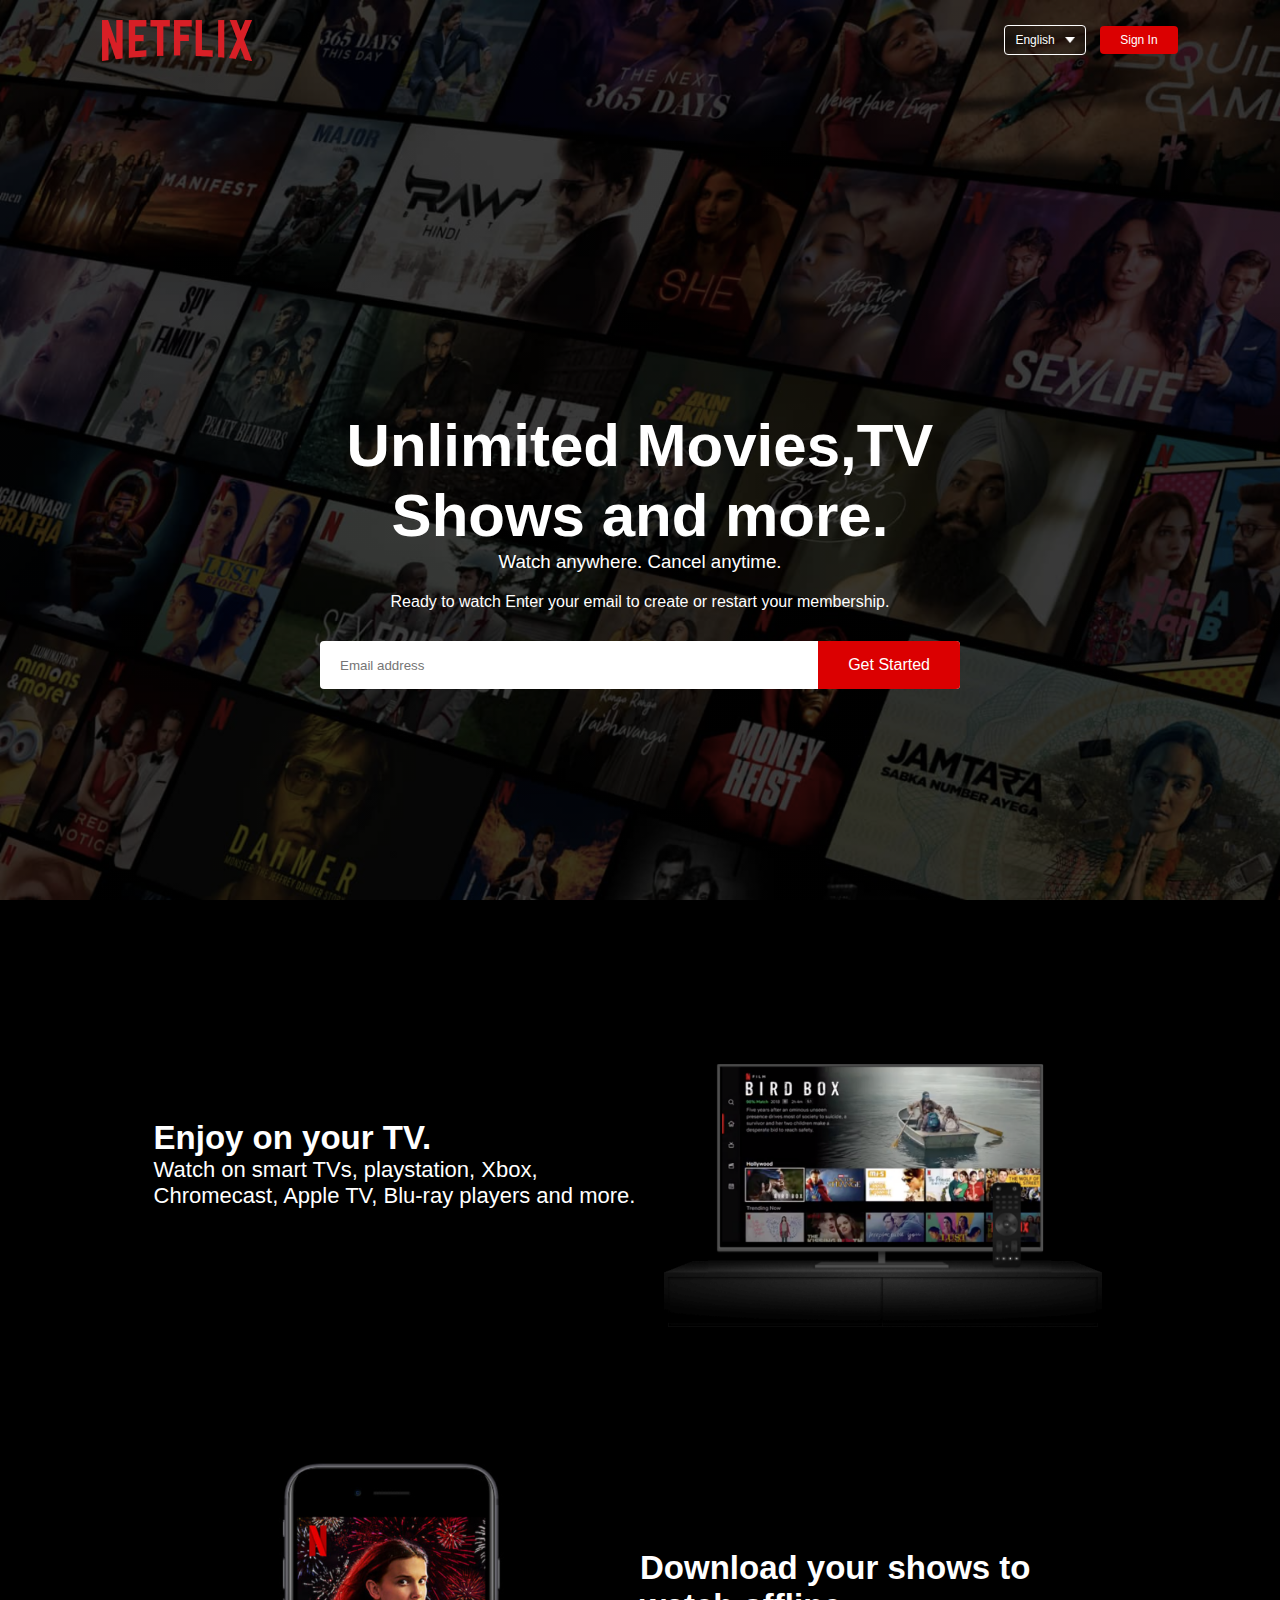
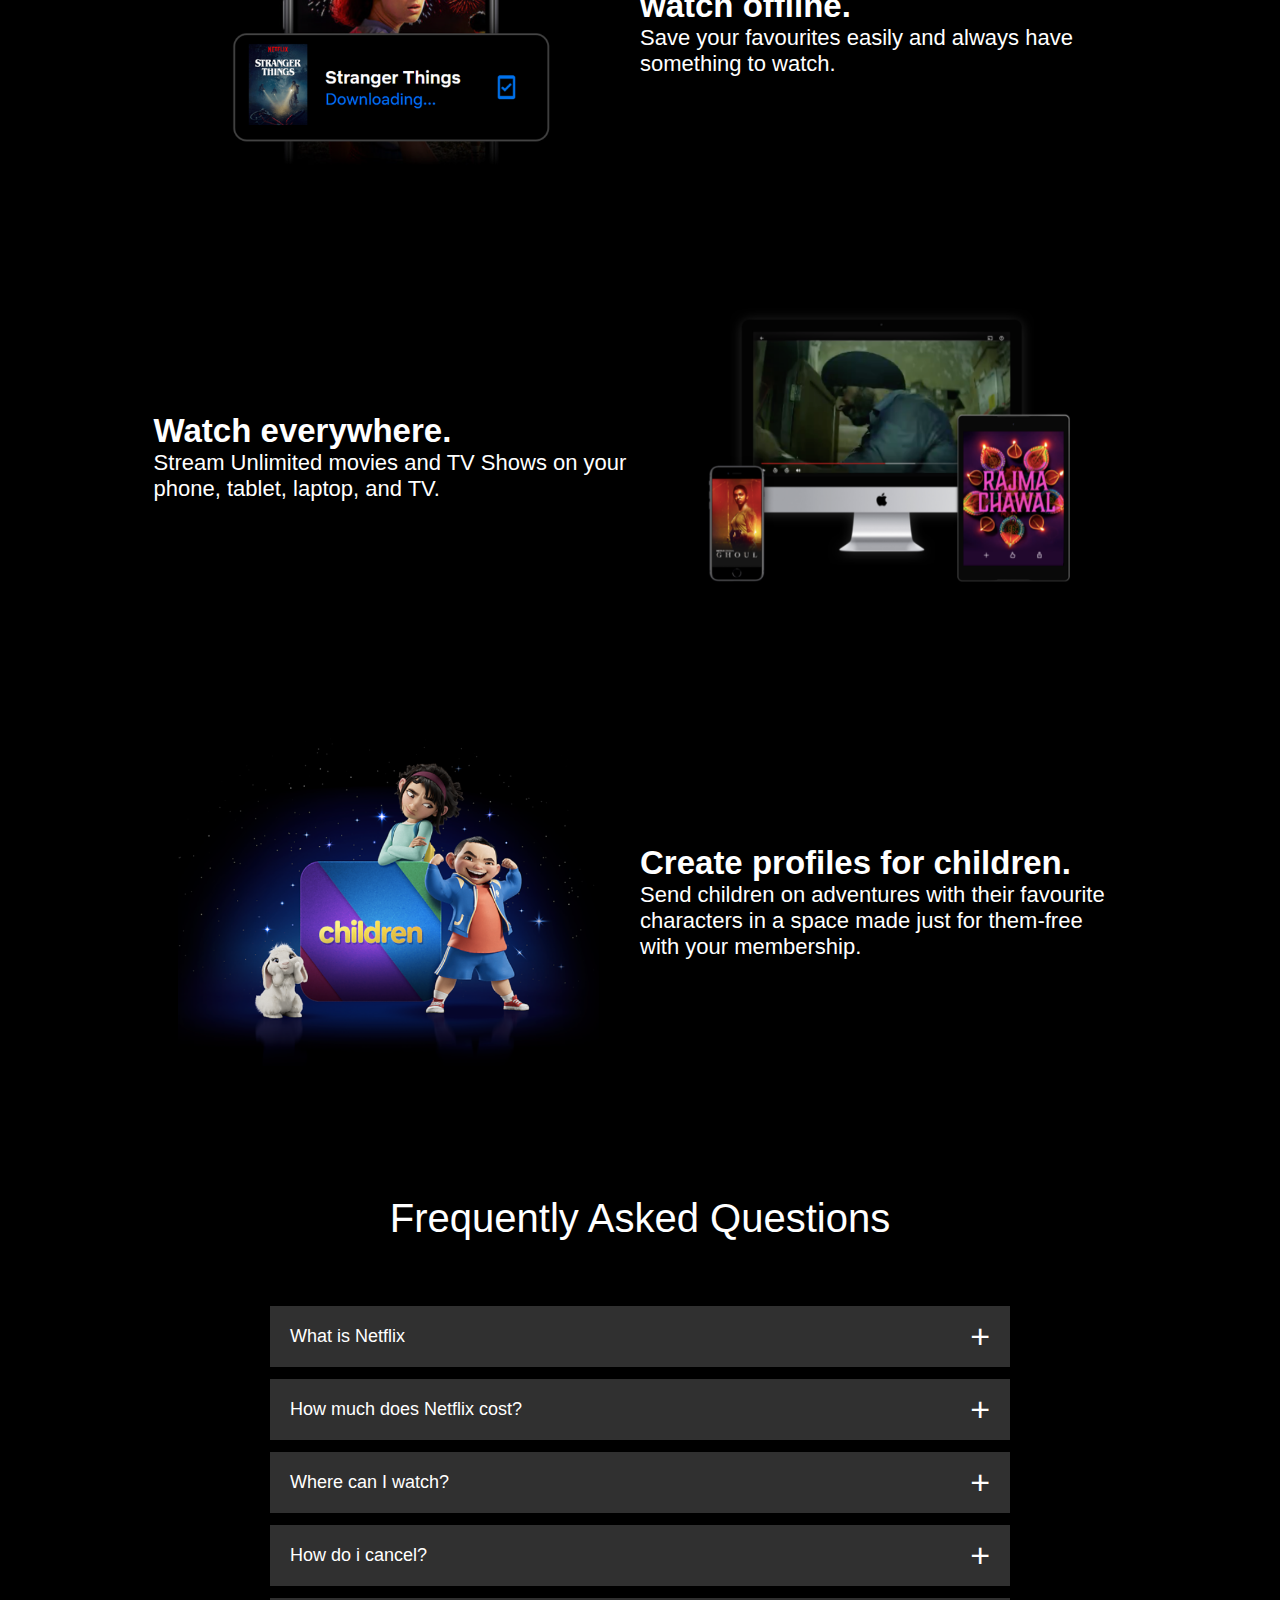
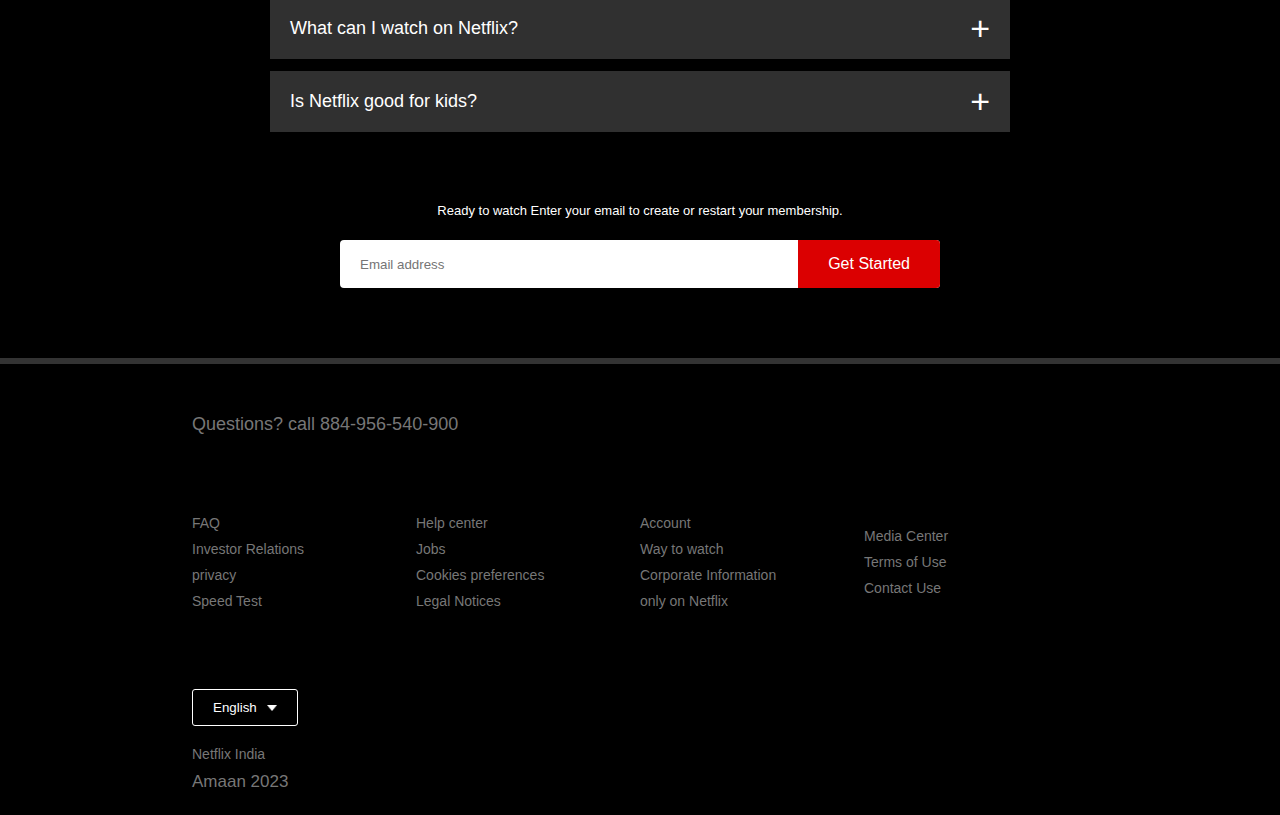
<file: index.html>
<!DOCTYPE html>
<html>
    <head>
        <meta namee="viewport" content="width=device-width,intial-scale=1.0">
        <title>Netflix Website Clone - Easy Tutorials</title>
        <link rel="stylesheet" href="style.css">
    </head>
    <body>
    <div class="header">
         <nav>
            <img src="images/logo.png.png" class="logo">
            <div>
                <button class="language-btn">English <img src="images/down-icon.png.png"></button>
                <button>Sign In</button>
            </div>
         </nav>
         <div class="header-content">
              <h1>Unlimited Movies,TV Shows and more. </h1>
              <h3>Watch anywhere. Cancel anytime.</h3>
              <p>Ready to watch Enter your email to create or restart your membership.</p>
              <form class="email-signup">
                   <input type="email" placeholder="Email address" required>
                   <button type="submit">Get Started</button>
              </form>
         </div>
    </div>

    <div class="features">
      <div class="row">
           <div class="text-col">
        <h2>Enjoy on your TV.</h2>
        <p>Watch on smart TVs, playstation, Xbox, Chromecast, Apple TV, Blu-ray
            players and more.</p>
        </div>
        <div class="img-col">
             <img src="images/feature-1.png.png">
             </div>
        </div>
        <div class="row">
            <div class="img-col">
                <img src="images/feature-2.png.png">
                </div>
            <div class="text-col">
         <h2>Download your shows to watch offline.</h2>
         <p>Save your favourites easily and always have something to watch.</p>
         </div>
         
         </div>
         <div class="row">
            <div class="text-col">
         <h2>Watch everywhere.</h2>
         <p>Stream Unlimited movies and TV Shows on your phone, tablet, laptop, and
            TV.
         </p>
         </div>
         <div class="img-col">
              <img src="images/feature-3.png.png">
              </div>

         </div>
         <div class="row">
            <div class="img-col">
                <img src="images/feature-4.png.png">
                </div>
            <div class="text-col">
                <h2>Create profiles for children.</h2>
                <p>Send children on adventures with their favourite characters in a space
                    made just for them-free with your membership.</p>
                </div>
           </div>   
    </div>


<div class="faq">
     <h2>Frequently Asked Questions</h2>
     <ul class= "accordin">
         <li>
            <input type="radio" name="accordin" id="first">
            <label for="first">What is Netflix</label>
            <div class="content">
                <p>
                    Lorem ipsum dolor sit amet, consectetur adipisicing elit. Autem suscipit nisi iusto quis, odit alias et voluptatem impedit iste reprehenderit saepe ullam minima minus quas sed repellat maiores eius iure. </p>
            </div> 
         </li>
         <li>
            <input type="radio" name="accordin" id="second">
            <label for="second">How much does Netflix cost?</label>
            <div class="content">
                <p>
                    Lorem ipsum dolor sit amet, consectetur adipisicing elit. Autem suscipit nisi iusto quis, odit alias et voluptatem impedit iste reprehenderit saepe ullam minima minus quas sed repellat maiores eius iure. </p>
            </div> 
         </li>
         <li>
            <input type="radio" name="accordin" id="third">
            <label for="third">Where can I watch?</label>
            <div class="content">
                <p>
                    Lorem ipsum dolor sit amet, consectetur adipisicing elit. Autem suscipit nisi iusto quis, odit alias et voluptatem impedit iste reprehenderit saepe ullam minima minus quas sed repellat maiores eius iure.</p>
            </div> 
         </li>
         <li>
            <input type="radio" name="accordin" id="Fourth">
            <label for="Fourth">How do i cancel?</label>
            <div class="content">
                <p>
                    Lorem ipsum dolor sit amet, consectetur adipisicing elit. Autem suscipit nisi iusto quis, odit alias et voluptatem impedit iste reprehenderit saepe ullam minima minus quas sed repellat maiores eius iure.</p>
            </div> 
         </li>
         <li>
            <input type="radio" name="accordin" id="fifth">
            <label for="fifth">What can I watch on Netflix?</label>
            <div class="content">
                <p>
                    Lorem ipsum dolor sit amet, consectetur adipisicing elit. Autem suscipit nisi iusto quis, odit alias et voluptatem impedit iste reprehenderit saepe ullam minima minus quas sed repellat maiores eius iure.</p>
            </div> 
         </li>
         <li>
            <input type="radio" name="accordin" id="sixth">
            <label for="sixth">Is Netflix good for kids?</label>
            <div class="content">
                <p>
                    Lorem ipsum dolor sit amet, consectetur adipisicing elit. Autem suscipit nisi iusto quis, odit alias et voluptatem impedit iste reprehenderit saepe ullam minima minus quas sed repellat maiores eius iure.</p>
            </div> 
         </li>     
        </ul>
        <small>Ready to watch Enter your email to create or restart your membership.</small>
        <form class="email-signup">
            <input type="email" placeholder="Email address" required>
            <button type="submit">Get Started</button>
       </form>
</div>

<div class="footer">
     <h2>Questions? call 884-956-540-900</h2>

     <div class="row">
          <div class="col">
               <a href="#">FAQ</a>
               <a href="#">Investor Relations</a>
               <a href="#">privacy</a>
               <a href="#">Speed Test</a>
          </div>
          <div class="col">
               <a href="#">Help center</a>
               <a href="#">Jobs</a>
               <a href="#">Cookies preferences </a>
               <a href="#">Legal Notices </a>
          </div>
          <div class="col">
               <a href="#">Account</a>
               <a href="#">Way to watch </a>
               <a href="#">Corporate Information</a>
               <a href="#">only on Netflix</a>
          </div>
          <div class="col">
               <a href="#">Media Center</a>
               <a href="#">Terms of Use</a>
               <a href="#">Contact Use</a>
          </div>
          </div>
          <div>
          <button class="language-btn">English <img src="images/down-icon.png.png"></button>
          <p class="copyright-txt">Netflix India</p>
          <p class="copyright-txt2">Amaan 2023</p>
          </div>
    </body>
</html>
</file>
<file: style.css>
*{
    margin: 0;
    padding :0;
    font-family: 'poppins',sans-serif;
    box-sizing: border-box;
}
body{
    background: #000;
    color:#fff;
}
.header{
    width: 100%;
    height: 100vh;
    background-image: linear-gradient(rgba(0,0,0,0.7),rgba(0,0,0,0.7)),url(images/header-image.png.png);
    background-size: cover;
    background-position: center;
    padding: 10px 8%;
    position: relative;

}

nav{
    display: flex;
    align-items: center;
    justify-content: space-between;
    padding: 10px 0;
}

.logo{
    width: 150px;
    cursor: pointer
}

nav button{
    border: 0;
    outline: 0;
    background: #db0001;
    color: #fff;
    padding: 7px 20px;
    font-size: 12px;
    border-radius: 4px;
    margin-left: 10px;
    cursor: pointer;
     
}

.language-btn{
    display: inline-flex;
    align-items: center;
    background: transparent;
    border: 1px solid #fff;
    padding:7px 10px;
}
.language-btn img{
    width: 10px;
    margin-left: 10px;
}

.header-content{
    position: absolute;
    top: 50%;
    left: 50%;
    transform: translate(-50%,-50%);
    text-align: center;
    margin-top: 100px;
}
.header-content h1{
    font-size: 60px;
    line-height: 70px;
    font-weight: 600;
    max-width: 650px;

}
.header-content h3{
    font-weight: 400;
    margin-bottom: 20px;
}

.email-signup{
    background: #fff;
    border-radius: 4px;
    display:flex;
    align-items: center;
    margin-top: 30px;
    overflow: hidden;
}
.email-signup input{
    flex: 1;
    border: 0;
    outline: 0;
    margin-left: 20px;

}
.email-signup button{
    background: #db0001;
    border: 0;
    outline: 0;
    color: #fff;
    font-size: 16px;
    cursor: pointer;
    padding: 15px 30px;
}

/*-----------features-----------*/

.features{
    padding: 50px 12%;
    font-size: 22px;
}
.row{
    display: flex;
    width: 100%;
    align-items: center;
    flex-wrap: wrap;
    padding: 50px  0;
}
.text-col{
    flex-basis: 50%;
    margin-bottom: 20px;
}
.img-col{
    flex-basis: 50%;
    margin-bottom: 20px;
}
.img-col img{
    display: block;
    width: 90%;
    margin: auto;  
}


/*---------------------FAQ---------------*/
.faq{
    padding: 10px 12%;
    text-align: center;
    font-size: 18px;
}
.faq h2{
    font-weight: 500;
    font-size: 40px;
}

.accordin{
    margin: 60px auto;
    width: 100%;
    max-width: 750px;
}
.accordin li{
    list-style: none;
    width: 100%;
    padding: 5px;
}
.accordin li label{
    display: flex;
    align-items: center;
    padding: 20px;
    font-size: 18px;
    font-weight: 500;
    background: #303030;
    margin-bottom: 2px;
    cursor: pointer;
    position: relative;
}
label::after{
     content:'+' ;
     font-size: 34px;
     position: absolute;
     right: 20px;
     transition: transform 0.5s;
}
input[type="radio"]{
     display: none;
}
.accordin .content{
    background: #303030;
    text-align: left;
    padding: 0 20px;
    max-height: 0;
    overflow: hidden;  
    transition: max-height 0.5, padding 0.5s;
}
.accordin input[type="radio"]:checked + label + .content{
     max-height: 600px;
     padding: 30px 20px;
}
.accordin input[type="radio"]:checked + label::after{
     transform: rotate(135deg);
}
.faq .email-signup{
    max-width: 600px;
    margin: 20px auto 60px;
}
.faq small{
    font-size: 13px;
}

/*------------------footer-----------------*/
.footer{
    padding: 50px 15% 10px;
    border-top: 6px  solid #333;
    color: #777;
}

.footer h2{
    font-size: 18px;
    font-weight: 400;
    margin-bottom: 30px;
}
.footer .col{
    flex-basis: 25%;
    flex-grow: 1;
    margin-bottom: 20px;
}
.footer .col a{
    display: block;
    text-decoration: none;
    color: #777;
    font-size: 14px;
    margin-bottom: 10px;
}
.footer .language-btn{
      color: #fff;
      padding: 10px 20px;
      border-radius: 3px;
}
.copyright-txt{
    font-size: 14px;
    margin-top: 20px;
    margin-bottom: 10px;
}

.copyright-txt2{
    font-size: 17px;
    margin-bottom: 23px;
    margin-bottom: 13px;
    
}
</file>
